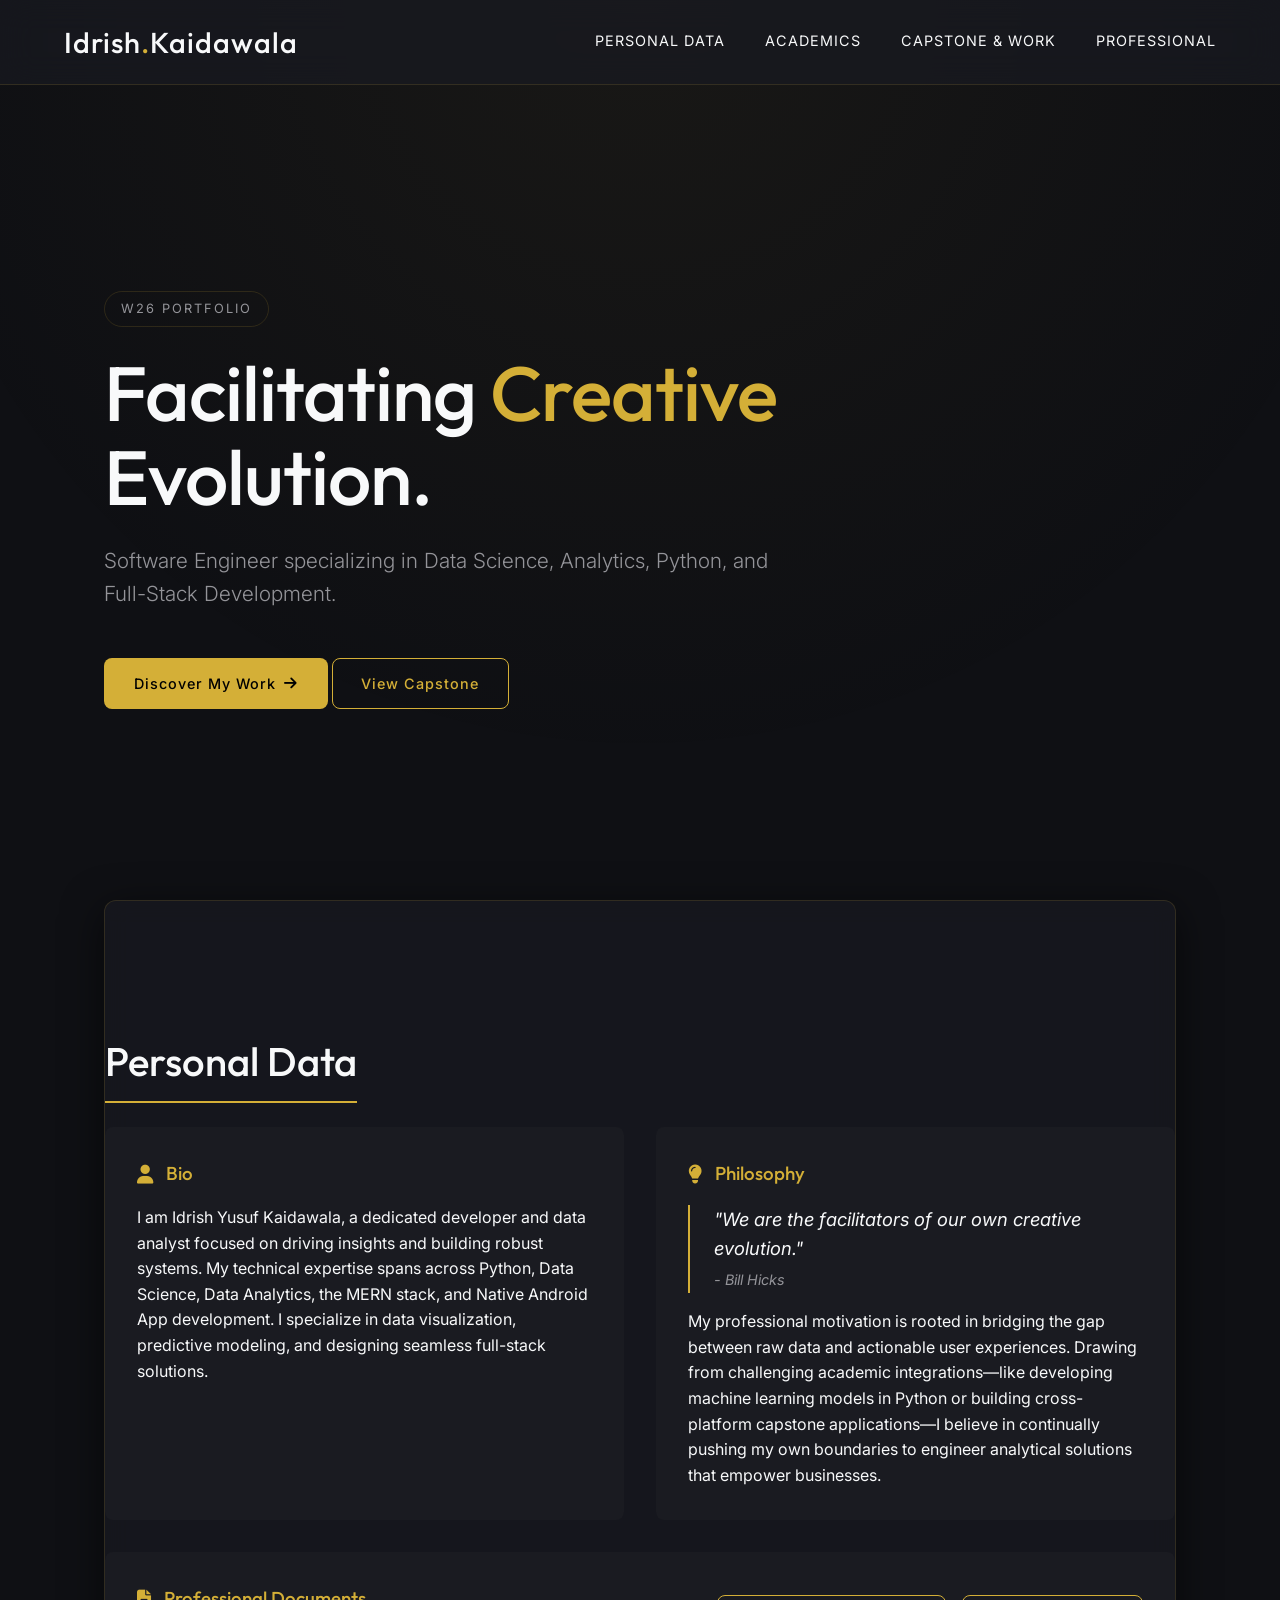
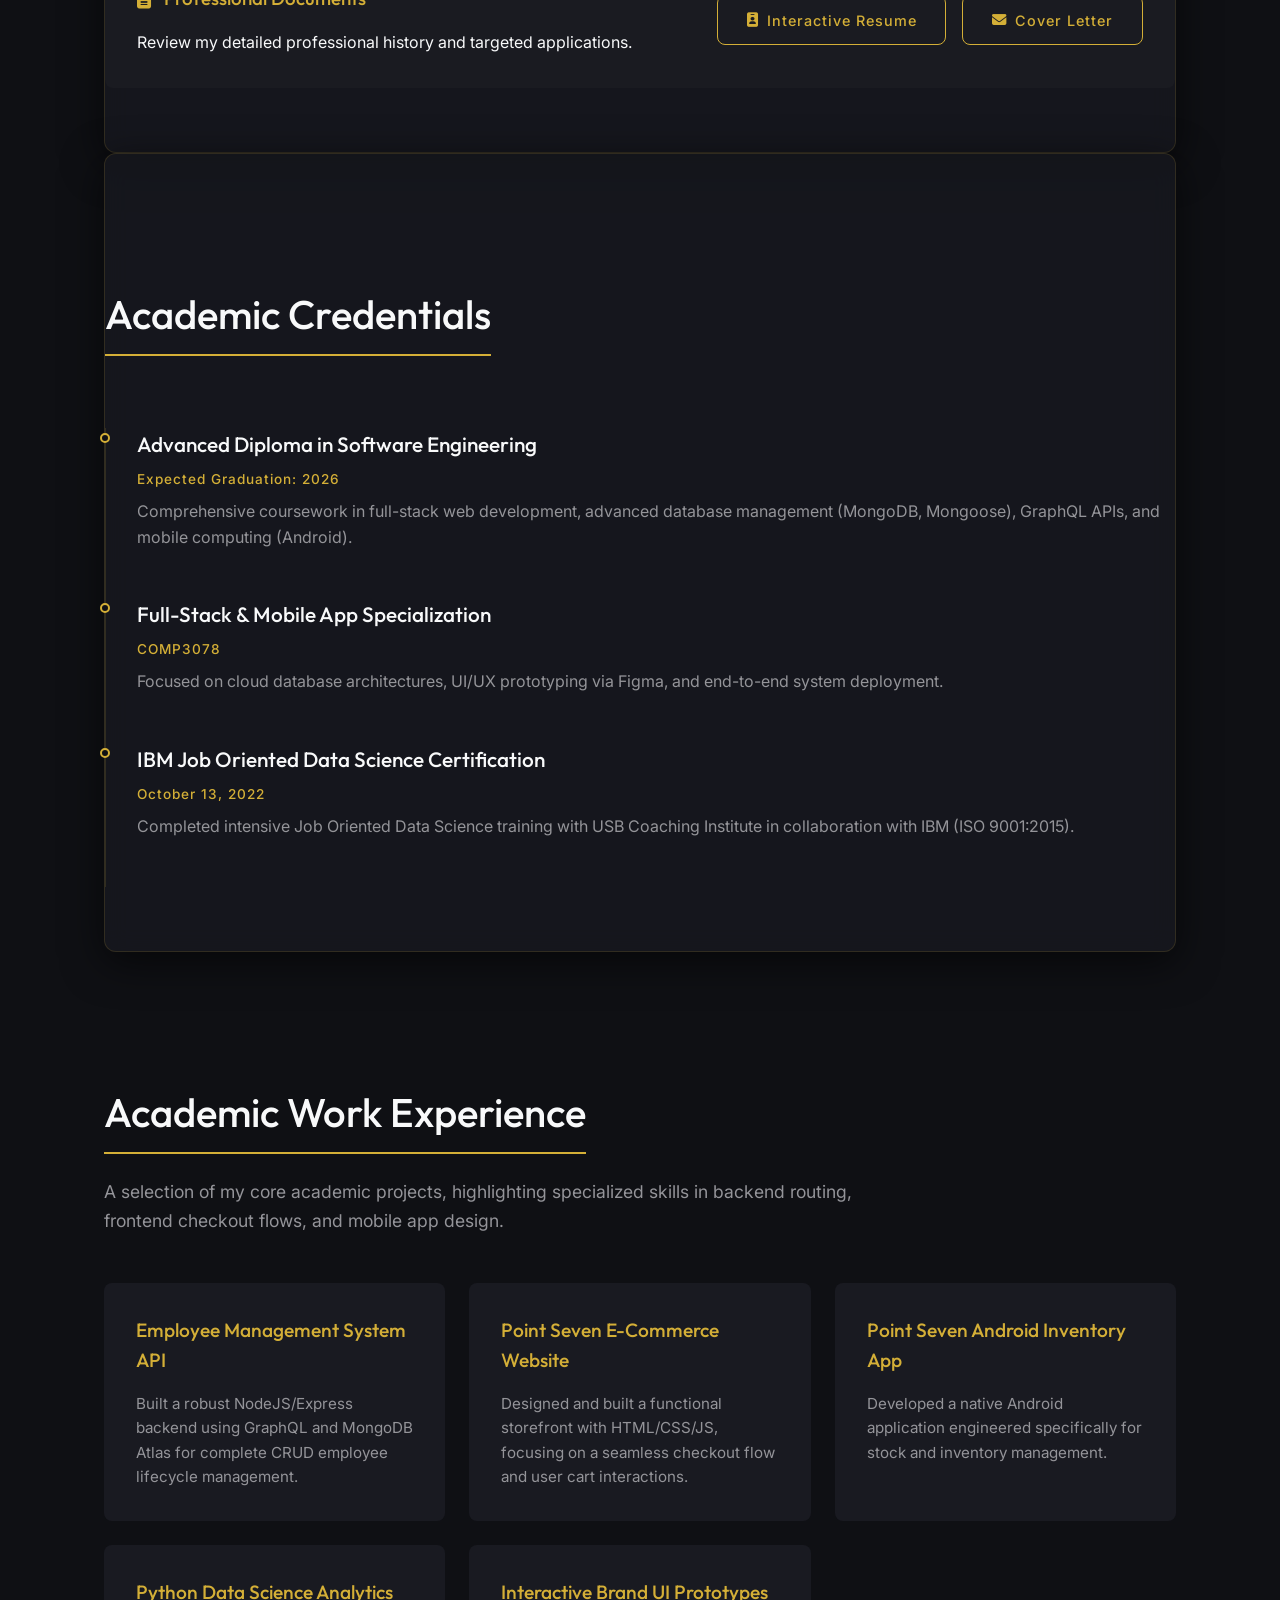
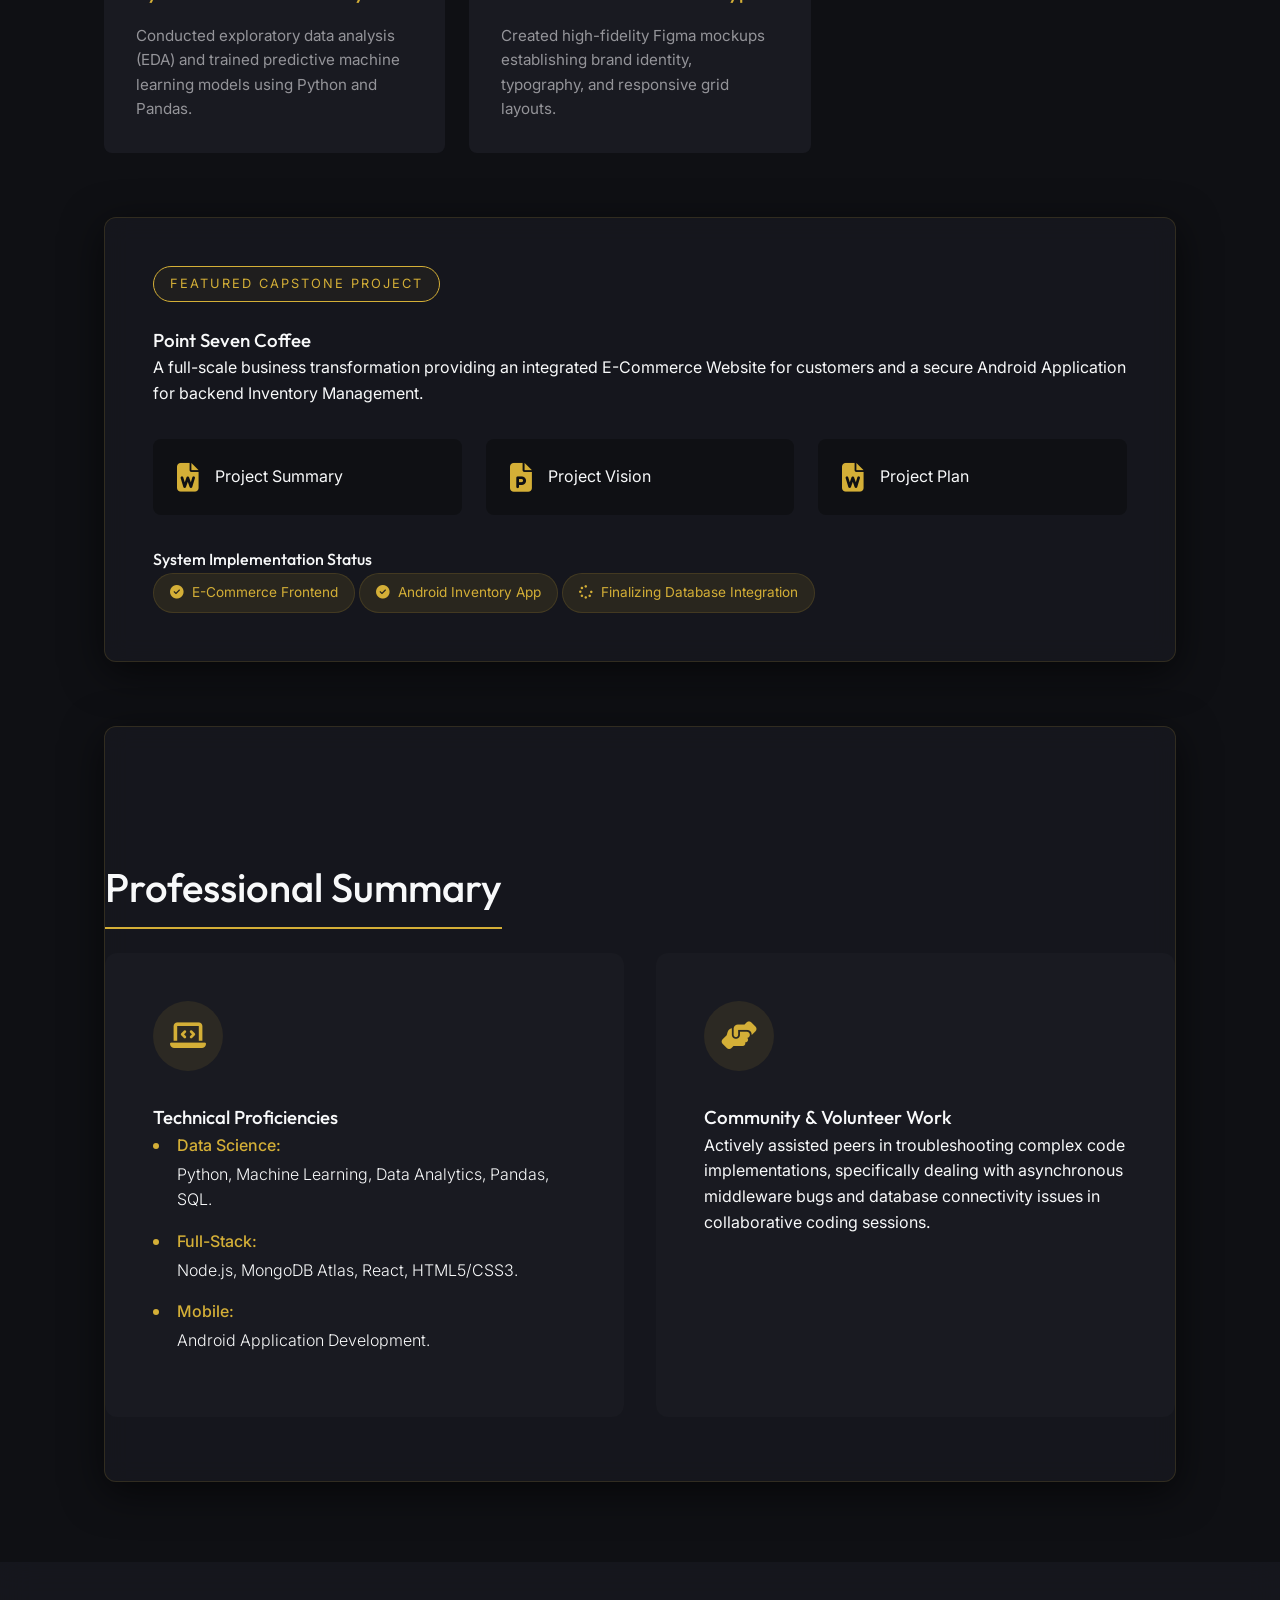
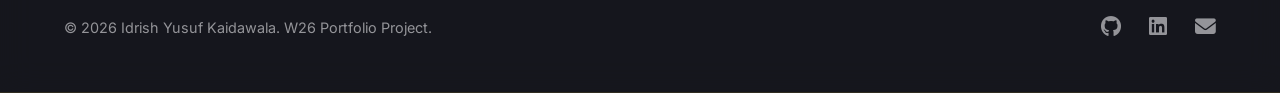
<file: index.html>
<!DOCTYPE html>
<html lang="en">
<head>
    <meta charset="UTF-8">
    <meta name="viewport" content="width=device-width, initial-scale=1.0">
    <title>Idrish Yusuf Kaidawala | Professional Portfolio</title>
    <meta name="description" content="Professional portfolio of Idrish Yusuf Kaidawala, showcasing software development projects, academic credentials, and career philosophy.">
    <!-- Google Fonts -->
    <link rel="preconnect" href="https://fonts.googleapis.com">
    <link rel="preconnect" href="https://fonts.gstatic.com" crossorigin>
    <link href="https://fonts.googleapis.com/css2?family=Outfit:wght@300;400;600;800&family=Inter:wght@300;400;500;600&display=swap" rel="stylesheet">
    <!-- Icons -->
    <link rel="stylesheet" href="https://cdnjs.cloudflare.com/ajax/libs/font-awesome/6.4.0/css/all.min.css">
    <!-- Custom CSS -->
    <link rel="stylesheet" href="style.css">
</head>
<body>
    <!-- Abstract Background -->
    <div class="bg-gradient"></div>
    <div class="glass-orbs orb-1"></div>
    <div class="glass-orbs orb-2"></div>

    <nav class="navbar glass-effect">
        <a href="#" class="logo">Idrish<span>.</span>Kaidawala</a>
        <div class="nav-links">
            <a href="#about" class="nav-link">Personal Data</a>
            <a href="#academics" class="nav-link">Academics</a>
            <a href="#capstone" class="nav-link">Capstone & Work</a>
            <a href="#professional" class="nav-link">Professional</a>
        </div>
        <div class="hamburger">
            <i class="fas fa-bars"></i>
        </div>
    </nav>

    <main>
        <!-- Home / Hero Section -->
        <section id="home" class="hero fade-in">
            <div class="hero-content">
                <span class="badge">W26 Portfolio</span>
                <h1 class="hero-title">Facilitating <span class="text-gradient">Creative</span> Evolution.</h1>
                <p class="hero-subtitle">Software Engineer specializing in Data Science, Analytics, Python, and Full-Stack Development.</p>
                <div class="hero-actions">
                    <a href="#about" class="btn btn-primary">Discover My Work <i class="fas fa-arrow-right"></i></a>
                    <a href="#capstone" class="btn btn-secondary">View Capstone</a>
                </div>
            </div>
        </section>

        <!-- Personal Data Section -->
        <section id="about" class="section glass-panel slide-up">
            <h2 class="section-title">Personal Data</h2>
            <div class="grid-2">
                <div class="card">
                    <h3><i class="fas fa-user"></i> Bio</h3>
                    <p>I am Idrish Yusuf Kaidawala, a dedicated developer and data analyst focused on driving insights and building robust systems. My technical expertise spans across Python, Data Science, Data Analytics, the MERN stack, and Native Android App development. I specialize in data visualization, predictive modeling, and designing seamless full-stack solutions.</p>
                </div>
                <div class="card">
                    <h3><i class="fas fa-lightbulb"></i> Philosophy</h3>
                    <blockquote class="philosophy-quote">
                        "We are the facilitators of our own creative evolution." <br><span class="quote-author">- Bill Hicks</span>
                    </blockquote>
                    <p class="mt-2">My professional motivation is rooted in bridging the gap between raw data and actionable user experiences. Drawing from challenging academic integrations—like developing machine learning models in Python or building cross-platform capstone applications—I believe in continually pushing my own boundaries to engineer analytical solutions that empower businesses.</p>
                </div>
                <div class="card full-col flex-between">
                    <div>
                        <h3><i class="fas fa-file-alt"></i> Professional Documents</h3>
                        <p>Review my detailed professional history and targeted applications.</p>
                    </div>
                    <div class="btn-group">
                        <a href="resume.html" class="btn btn-outline"><i class="fas fa-id-badge"></i> Interactive Resume</a>
                        <a href="cover-letter.html" class="btn btn-outline"><i class="fas fa-envelope"></i> Cover Letter</a>
                    </div>
                </div>
            </div>
        </section>

        <!-- Academic Credentials -->
        <section id="academics" class="section glass-panel slide-up">
            <h2 class="section-title">Academic Credentials</h2>
            <div class="timeline">
                <div class="timeline-item">
                    <div class="timeline-dot"></div>
                    <div class="timeline-content">
                        <h3>Advanced Diploma in Software Engineering</h3>
                        <p class="timeline-date">Expected Graduation: 2026</p>
                        <p>Comprehensive coursework in full-stack web development, advanced database management (MongoDB, Mongoose), GraphQL APIs, and mobile computing (Android).</p>
                    </div>
                </div>
                <div class="timeline-item">
                    <div class="timeline-dot"></div>
                    <div class="timeline-content">
                        <h3>Full-Stack & Mobile App Specialization</h3>
                        <p class="timeline-date">COMP3078</p>
                        <p>Focused on cloud database architectures, UI/UX prototyping via Figma, and end-to-end system deployment.</p>
                    </div>
                </div>
                <div class="timeline-item">
                    <div class="timeline-dot"></div>
                    <div class="timeline-content">
                        <h3>IBM Job Oriented Data Science Certification</h3>
                        <p class="timeline-date">October 13, 2022</p>
                        <p>Completed intensive Job Oriented Data Science training with USB Coaching Institute in collaboration with IBM (ISO 9001:2015).</p>
                    </div>
                </div>
            </div>
        </section>

        <!-- Academic Work Experience / Capstone -->
        <section id="capstone" class="section slide-up">
            <h2 class="section-title">Academic Work Experience</h2>
            <p class="section-lead">A selection of my core academic projects, highlighting specialized skills in backend routing, frontend checkout flows, and mobile app design.</p>
            
            <div class="work-samples-grid mt-4">
                <div class="work-card">
                    <h4>Employee Management System API</h4>
                    <p>Built a robust NodeJS/Express backend using GraphQL and MongoDB Atlas for complete CRUD employee lifecycle management.</p>
                </div>
                <div class="work-card">
                    <h4>Point Seven E-Commerce Website</h4>
                    <p>Designed and built a functional storefront with HTML/CSS/JS, focusing on a seamless checkout flow and user cart interactions.</p>
                </div>
                <div class="work-card">
                    <h4>Point Seven Android Inventory App</h4>
                    <p>Developed a native Android application engineered specifically for stock and inventory management.</p>
                </div>
                <div class="work-card">
                    <h4>Python Data Science Analytics</h4>
                    <p>Conducted exploratory data analysis (EDA) and trained predictive machine learning models using Python and Pandas.</p>
                </div>
                <div class="work-card">
                    <h4>Interactive Brand UI Prototypes</h4>
                    <p>Created high-fidelity Figma mockups establishing brand identity, typography, and responsive grid layouts.</p>
                </div>
            </div>

            <!-- CAPSTONE HIGHLIGHT -->
            <div class="capstone-container glass-panel mt-5">
                <div class="capstone-header">
                    <span class="badge badge-accent">Featured Capstone Project</span>
                    <h3 class="capstone-title">Point Seven Coffee</h3>
                    <p>A full-scale business transformation providing an integrated E-Commerce Website for customers and a secure Android Application for backend Inventory Management.</p>
                </div>
                
                <div class="capstone-docs grid-3 mt-4">
                    <a href="assets/COMP3059-F25-Project_Summary_Template.docx" class="doc-card" target="_blank">
                        <i class="fas fa-file-word doc-icon"></i>
                        <span>Project Summary</span>
                    </a>
                    <a href="assets/Point_Seven_Coffee_Project_Vision.pptx" class="doc-card" target="_blank">
                        <i class="fas fa-file-powerpoint doc-icon"></i>
                        <span>Project Vision</span>
                    </a>
                    <a href="assets/W26-T41-Project Plan_v2.0.docx" class="doc-card" target="_blank">
                        <i class="fas fa-file-word doc-icon"></i>
                        <span>Project Plan</span>
                    </a>
                </div>

                <div class="status-reports mt-4">
                    <h4>System Implementation Status</h4>
                    <div class="flex gap-2">
                        <span class="status-badge"><i class="fas fa-check-circle"></i> E-Commerce Frontend</span>
                        <span class="status-badge"><i class="fas fa-check-circle"></i> Android Inventory App</span>
                        <span class="status-badge pending"><i class="fas fa-spinner fa-spin"></i> Finalizing Database Integration</span>
                    </div>
                </div>
            </div>
        </section>

        <!-- Professional Summary -->
        <section id="professional" class="section glass-panel slide-up">
            <h2 class="section-title">Professional Summary</h2>
            <div class="grid-2">
                <div class="pro-card">
                    <div class="pro-icon"><i class="fas fa-laptop-code"></i></div>
                    <h3>Technical Proficiencies</h3>
                    <ul class="custom-list">
                        <li><strong>Data Science:</strong> Python, Machine Learning, Data Analytics, Pandas, SQL.</li>
                        <li><strong>Full-Stack:</strong> Node.js, MongoDB Atlas, React, HTML5/CSS3.</li>
                        <li><strong>Mobile:</strong> Android Application Development.</li>
                    </ul>
                </div>
                <div class="pro-card">
                    <div class="pro-icon"><i class="fas fa-hands-helping"></i></div>
                    <h3>Community & Volunteer Work</h3>
                    <p>Actively assisted peers in troubleshooting complex code implementations, specifically dealing with asynchronous middleware bugs and database connectivity issues in collaborative coding sessions.</p>
                </div>
            </div>
        </section>
    </main>

    <footer class="glass-effect">
        <div class="footer-content">
            <p>&copy; 2026 Idrish Yusuf Kaidawala. W26 Portfolio Project.</p>
            <div class="social-links">
                <a href="https://github.com/Idrishkaidawala" target="_blank"><i class="fab fa-github"></i></a>
                <a href="#"><i class="fab fa-linkedin"></i></a>
                <a href="mailto:kaidawalaIdrish53@gmail.com"><i class="fas fa-envelope"></i></a>
            </div>
        </div>
    </footer>

    <script src="script.js"></script>
</body>
</html>
</file>
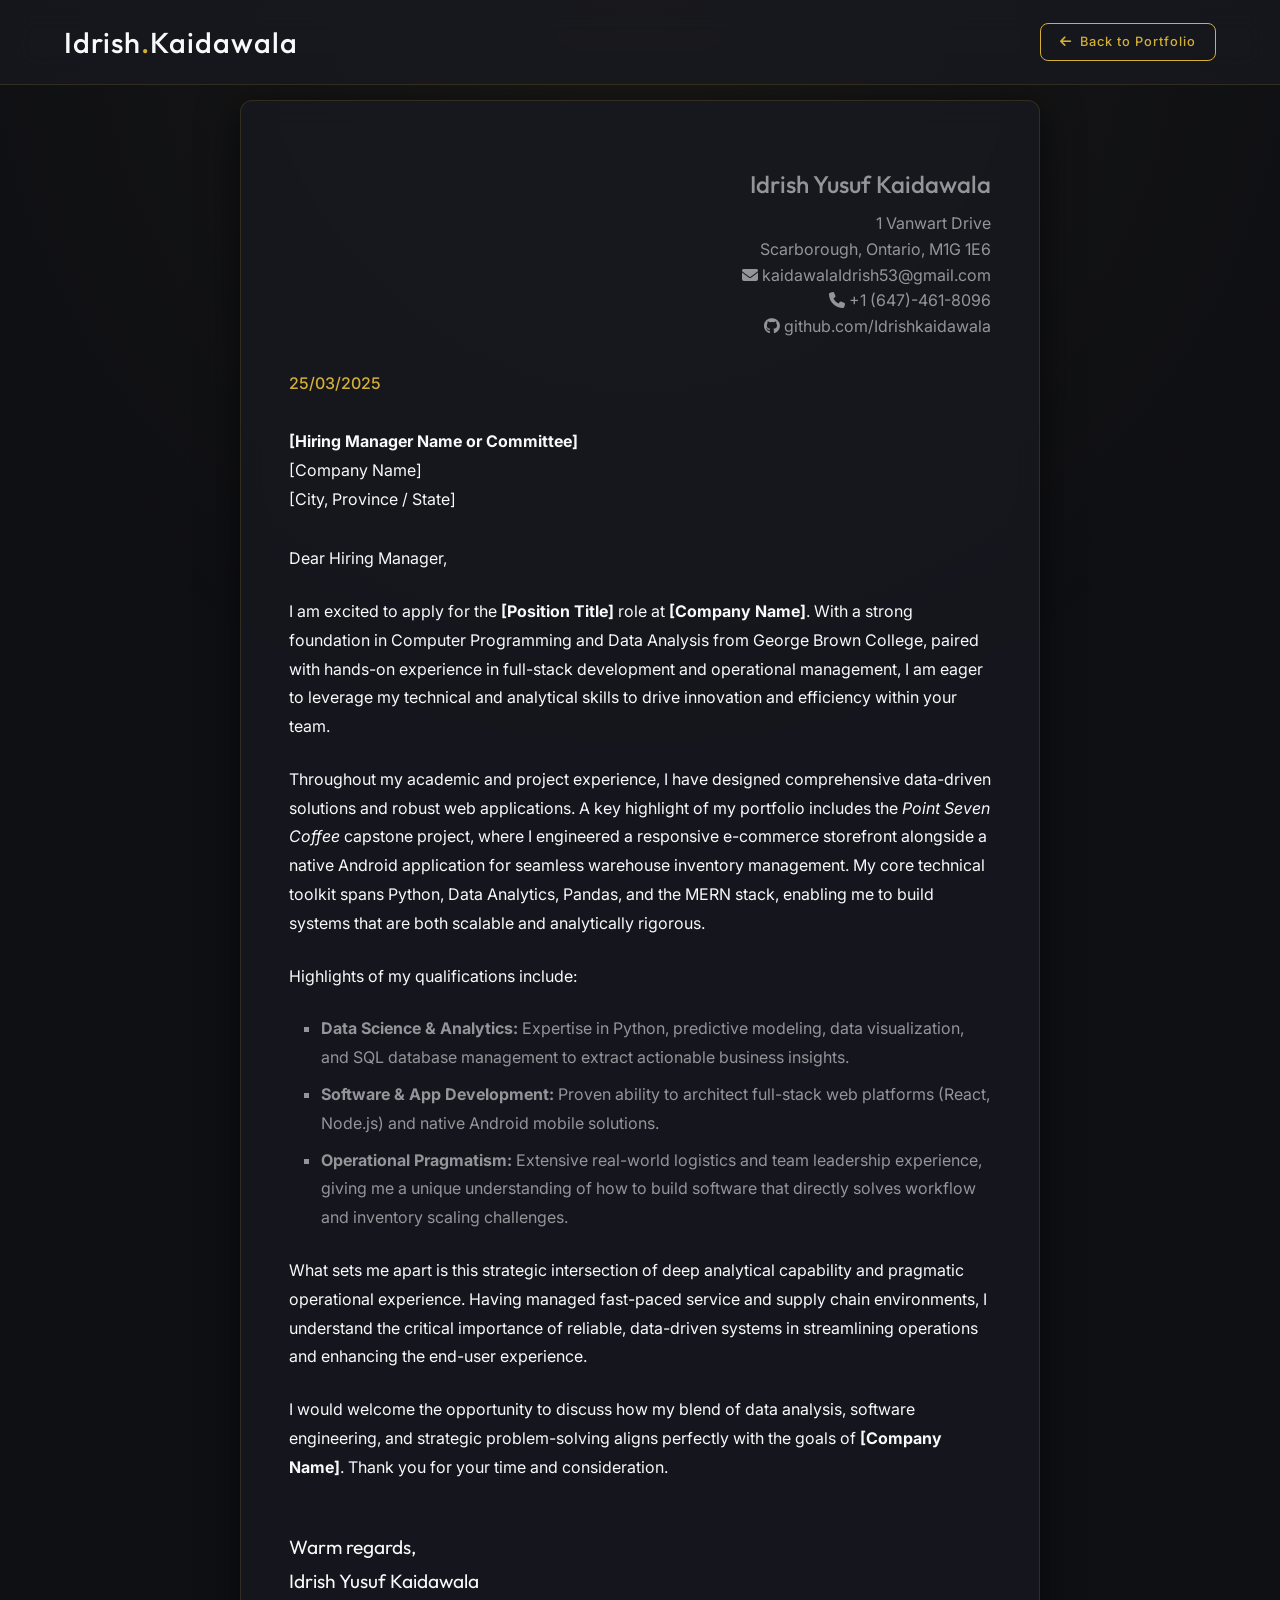
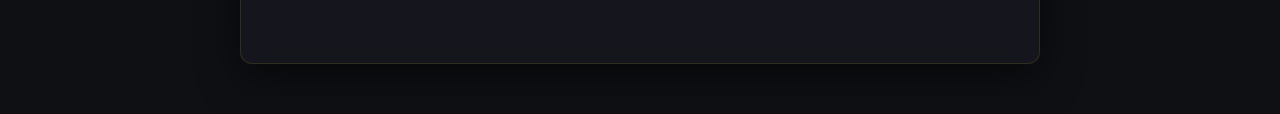
<file: cover-letter.html>
<!DOCTYPE html>
<html lang="en">
<head>
    <meta charset="UTF-8">
    <meta name="viewport" content="width=device-width, initial-scale=1.0">
    <title>Idrish Yusuf Kaidawala | Cover Letter</title>
    <!-- Google Fonts -->
    <link href="https://fonts.googleapis.com/css2?family=Outfit:wght@300;400;600;800&family=Inter:wght@300;400;500;600&display=swap" rel="stylesheet">
    <link rel="stylesheet" href="https://cdnjs.cloudflare.com/ajax/libs/font-awesome/6.4.0/css/all.min.css">
    <link rel="stylesheet" href="style.css">
    <style>
        .letter-container {
            max-width: 800px;
            margin: 100px auto 50px auto;
            background: var(--glass-bg);
            backdrop-filter: blur(12px);
            border: 1px solid var(--glass-border);
            border-radius: var(--radius-lg);
            padding: 4rem 3rem;
            box-shadow: var(--glass-shadow);
        }
        .sender-info {
            text-align: right;
            margin-bottom: 2rem;
            color: var(--text-muted);
        }
        .sender-info h2 {
            font-size: 1.5rem;
            color: var(--accent-primary);
            margin-bottom: 0.5rem;
        }
        .date {
            margin-bottom: 2rem;
            color: var(--accent-gold);
            font-weight: 500;
        }
        .recipient-info {
            margin-bottom: 2rem;
        }
        .recipient-info p {
            margin-bottom: 0.2rem;
        }
        .letter-body {
            line-height: 1.8;
            color: var(--text-main);
        }
        .letter-body p {
            margin-bottom: 1.5rem;
        }
        .letter-body ul {
            margin-bottom: 1.5rem;
            padding-left: 2rem;
            list-style-type: square;
        }
        .letter-body li {
            margin-bottom: 0.5rem;
            color: var(--text-muted);
        }
        .signature {
            margin-top: 3rem;
            font-family: var(--font-heading);
            font-size: 1.2rem;
            color: var(--accent-secondary);
        }
    </style>
</head>
<body>
    <div class="bg-gradient"></div>
    <div class="glass-orbs orb-1"></div>
    <div class="glass-orbs orb-2"></div>

    <nav class="navbar glass-effect">
        <a href="index.html" class="logo">Idrish<span>.</span>Kaidawala</a>
        <div class="nav-links">
            <a href="index.html" class="btn btn-sm btn-outline"><i class="fas fa-arrow-left"></i> Back to Portfolio</a>
        </div>
    </nav>

    <main class="letter-container slide-up">
        
        <div class="sender-info">
            <h2>Idrish Yusuf Kaidawala</h2>
            <p>1 Vanwart Drive</p>
            <p>Scarborough, Ontario, M1G 1E6</p>
            <p><a href="mailto:kaidawalaIdrish53@gmail.com" style="color:var(--text-muted);"><i class="fas fa-envelope"></i> kaidawalaIdrish53@gmail.com</a></p>
            <p><i class="fas fa-phone"></i> +1 (647)-461-8096</p>
            <p><a href="https://github.com/Idrishkaidawala" target="_blank" style="color:var(--text-muted);"><i class="fab fa-github"></i> github.com/Idrishkaidawala</a></p>
        </div>

        <div class="date">
            25/03/2025
        </div>

        <div class="recipient-info">
            <p><strong>[Hiring Manager Name or Committee]</strong></p>
            <p>[Company Name]</p>
            <p>[City, Province / State]</p>
        </div>

        <div class="letter-body">
            <p>Dear Hiring Manager,</p>
            
            <p>I am excited to apply for the <strong>[Position Title]</strong> role at <strong>[Company Name]</strong>. With a strong foundation in Computer Programming and Data Analysis from George Brown College, paired with hands-on experience in full-stack development and operational management, I am eager to leverage my technical and analytical skills to drive innovation and efficiency within your team.</p>
            
            <p>Throughout my academic and project experience, I have designed comprehensive data-driven solutions and robust web applications. A key highlight of my portfolio includes the <em>Point Seven Coffee</em> capstone project, where I engineered a responsive e-commerce storefront alongside a native Android application for seamless warehouse inventory management. My core technical toolkit spans Python, Data Analytics, Pandas, and the MERN stack, enabling me to build systems that are both scalable and analytically rigorous.</p>
            
            <p>Highlights of my qualifications include:</p>
            
            <ul>
                <li><strong>Data Science & Analytics:</strong> Expertise in Python, predictive modeling, data visualization, and SQL database management to extract actionable business insights.</li>
                <li><strong>Software & App Development:</strong> Proven ability to architect full-stack web platforms (React, Node.js) and native Android mobile solutions.</li>
                <li><strong>Operational Pragmatism:</strong> Extensive real-world logistics and team leadership experience, giving me a unique understanding of how to build software that directly solves workflow and inventory scaling challenges.</li>
            </ul>
            
            <p>What sets me apart is this strategic intersection of deep analytical capability and pragmatic operational experience. Having managed fast-paced service and supply chain environments, I understand the critical importance of reliable, data-driven systems in streamlining operations and enhancing the end-user experience.</p>
            
            <p>I would welcome the opportunity to discuss how my blend of data analysis, software engineering, and strategic problem-solving aligns perfectly with the goals of <strong>[Company Name]</strong>. Thank you for your time and consideration.</p>
            
            <div class="signature">
                Warm regards,<br>
                Idrish Yusuf Kaidawala
            </div>
        </div>

    </main>

    <script>
        document.addEventListener('DOMContentLoaded', () => {
            const container = document.querySelector('.letter-container');
            setTimeout(() => container.classList.add('visible'), 100);
        });
    </script>
</body>
</html>
</file>
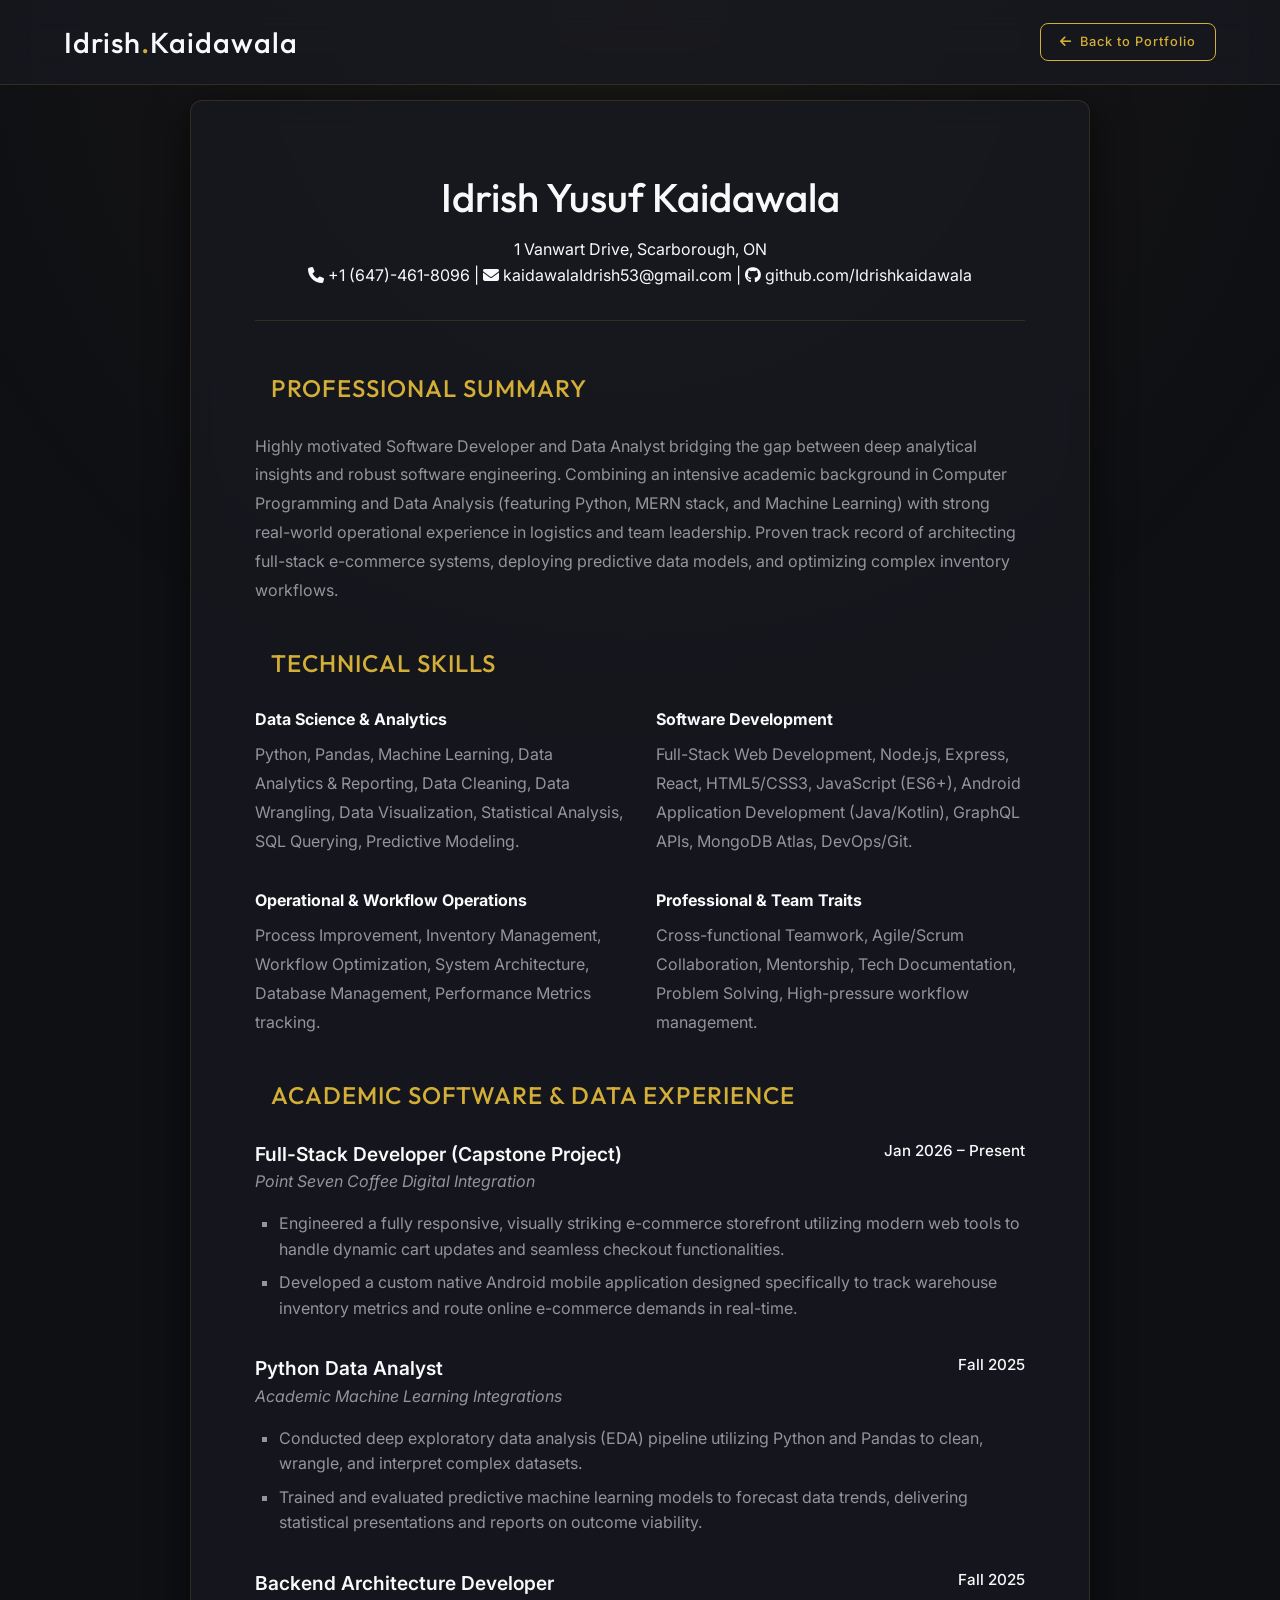
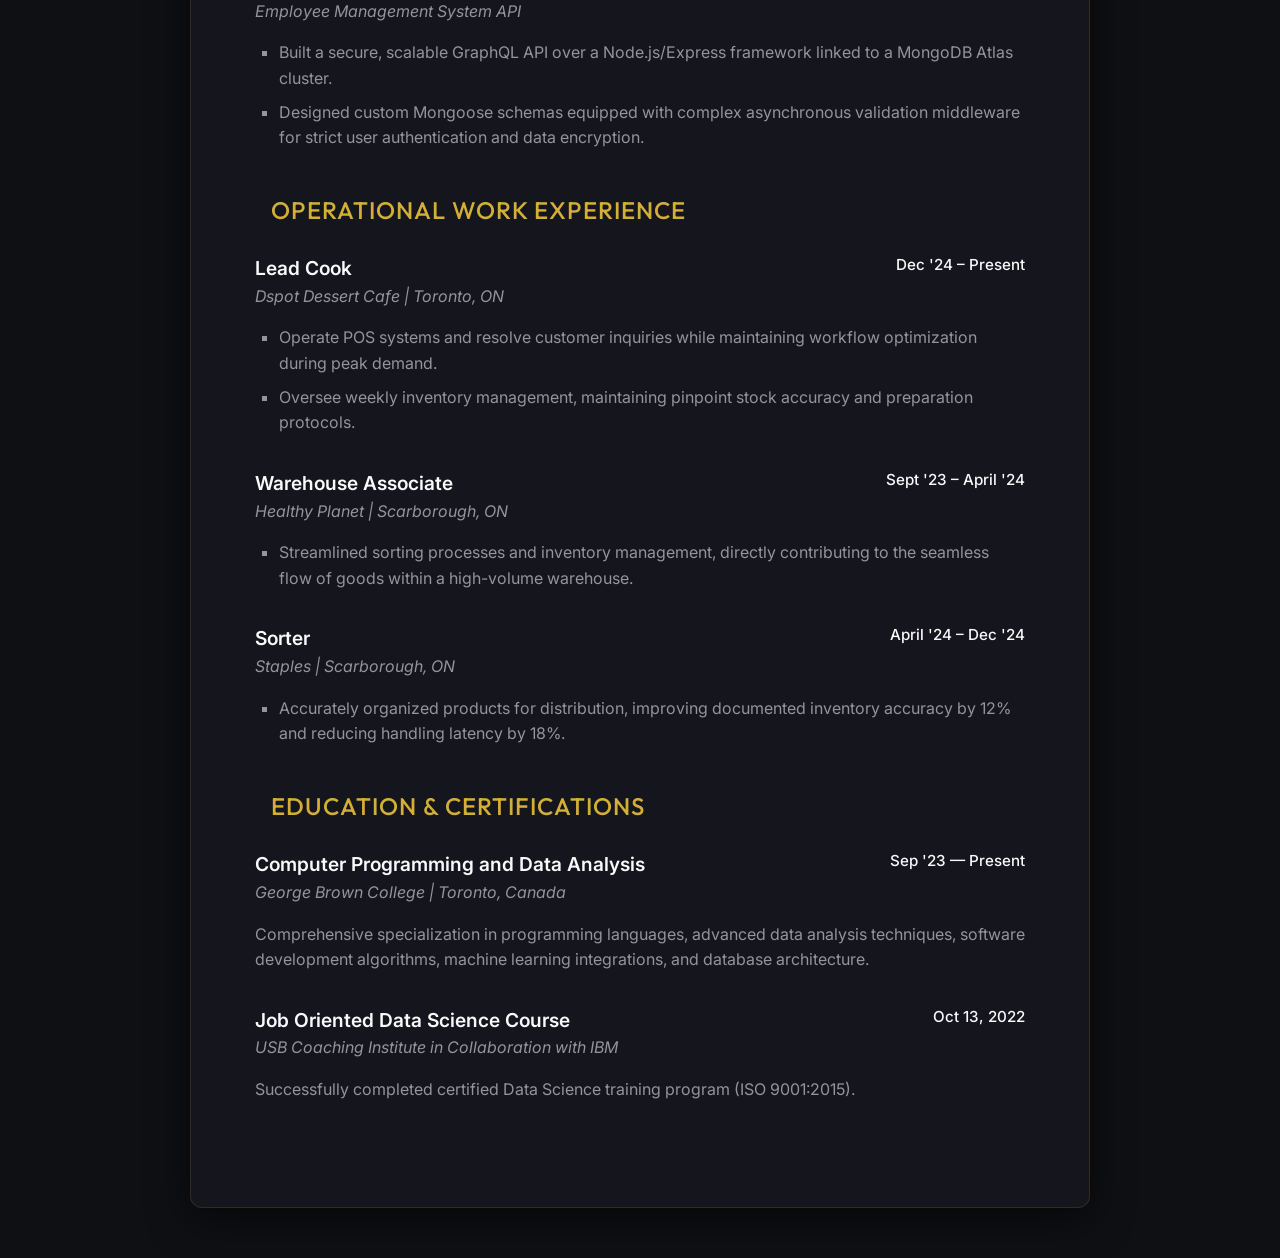
<file: resume.html>
<!DOCTYPE html>
<html lang="en">
<head>
    <meta charset="UTF-8">
    <meta name="viewport" content="width=device-width, initial-scale=1.0">
    <title>Idrish Yusuf Kaidawala | Resume</title>
    <!-- Google Fonts -->
    <link href="https://fonts.googleapis.com/css2?family=Outfit:wght@300;400;600;800&family=Inter:wght@300;400;500;600&display=swap" rel="stylesheet">
    <link rel="stylesheet" href="https://cdnjs.cloudflare.com/ajax/libs/font-awesome/6.4.0/css/all.min.css">
    <link rel="stylesheet" href="style.css">
    <style>
        .resume-container {
            max-width: 900px;
            margin: 100px auto 50px auto;
            background: var(--glass-bg);
            backdrop-filter: blur(12px);
            border: 1px solid var(--glass-border);
            border-radius: var(--radius-lg);
            padding: 4rem;
            box-shadow: var(--glass-shadow);
        }
        .resume-header {
            text-align: center;
            margin-bottom: 3rem;
            border-bottom: 1px solid var(--glass-border);
            padding-bottom: 2rem;
        }
        .resume-header h1 {
            font-size: 2.5rem;
            color: var(--accent-primary);
            margin-bottom: 0.5rem;
        }
        .resume-section {
            margin-bottom: 2.5rem;
        }
        .resume-section h2 {
            font-size: 1.5rem;
            color: var(--accent-gold);
            margin-bottom: 1.5rem;
            border-left: 4px solid var(--accent-secondary);
            padding-left: 1rem;
            text-transform: uppercase;
            letter-spacing: 1px;
        }
        .job { margin-bottom: 2rem; }
        .job-title { font-weight: 600; font-size: 1.2rem; color: var(--text-main); }
        .job-date { color: var(--accent-primary); font-size: 0.95rem; float: right; font-weight: 500; }
        .job-company { color: var(--text-muted); font-style: italic; margin-bottom: 1rem; }
        .job-desc { list-style: square; padding-left: 1.5rem; color: var(--text-muted); }
        .job-desc li { margin-bottom: 0.5rem; }
        .skills-grid {
            display: grid; grid-template-columns: repeat(2, 1fr); gap: 2rem;
        }
        .skill-category strong {
            color: var(--accent-primary);
            display: block;
            margin-bottom: 0.5rem;
        }
        .summary-text {
            color: var(--text-muted);
            line-height: 1.8;
        }
    </style>
</head>
<body>
    <div class="bg-gradient"></div>
    <div class="glass-orbs orb-1"></div>
    <div class="glass-orbs orb-2"></div>

    <nav class="navbar glass-effect">
        <a href="index.html" class="logo">Idrish<span>.</span>Kaidawala</a>
        <div class="nav-links">
            <a href="index.html" class="btn btn-sm btn-outline"><i class="fas fa-arrow-left"></i> Back to Portfolio</a>
        </div>
    </nav>

    <main class="resume-container slide-up">
        
        <div class="resume-header">
            <h1>Idrish Yusuf Kaidawala</h1>
            <p>1 Vanwart Drive, Scarborough, ON</p>
            <p><i class="fas fa-phone"></i> +1 (647)-461-8096 | <a href="mailto:kaidawalaIdrish53@gmail.com" style="color:var(--text-main);"><i class="fas fa-envelope"></i> kaidawalaIdrish53@gmail.com</a> | <a href="https://github.com/Idrishkaidawala" target="_blank" style="color:var(--text-main);"><i class="fab fa-github"></i> github.com/Idrishkaidawala</a></p>
        </div>

        <div class="resume-section">
            <h2>Professional Summary</h2>
            <p class="summary-text">Highly motivated Software Developer and Data Analyst bridging the gap between deep analytical insights and robust software engineering. Combining an intensive academic background in Computer Programming and Data Analysis (featuring Python, MERN stack, and Machine Learning) with strong real-world operational experience in logistics and team leadership. Proven track record of architecting full-stack e-commerce systems, deploying predictive data models, and optimizing complex inventory workflows.</p>
        </div>

        <div class="resume-section">
            <h2>Technical Skills</h2>
            <div class="skills-grid">
                <div class="skill-category">
                    <strong>Data Science & Analytics</strong>
                    <p class="summary-text">Python, Pandas, Machine Learning, Data Analytics & Reporting, Data Cleaning, Data Wrangling, Data Visualization, Statistical Analysis, SQL Querying, Predictive Modeling.</p>
                </div>
                <div class="skill-category">
                    <strong>Software Development</strong>
                    <p class="summary-text">Full-Stack Web Development, Node.js, Express, React, HTML5/CSS3, JavaScript (ES6+), Android Application Development (Java/Kotlin), GraphQL APIs, MongoDB Atlas, DevOps/Git.</p>
                </div>
                <div class="skill-category">
                    <strong>Operational & Workflow Operations</strong>
                    <p class="summary-text">Process Improvement, Inventory Management, Workflow Optimization, System Architecture, Database Management, Performance Metrics tracking.</p>
                </div>
                <div class="skill-category">
                    <strong>Professional & Team Traits</strong>
                    <p class="summary-text">Cross-functional Teamwork, Agile/Scrum Collaboration, Mentorship, Tech Documentation, Problem Solving, High-pressure workflow management.</p>
                </div>
            </div>
        </div>

        <div class="resume-section">
            <h2>Academic Software & Data Experience</h2>
            
            <div class="job">
                <span class="job-date">Jan 2026 – Present</span>
                <div class="job-title">Full-Stack Developer (Capstone Project)</div>
                <div class="job-company">Point Seven Coffee Digital Integration</div>
                <ul class="job-desc">
                    <li>Engineered a fully responsive, visually striking e-commerce storefront utilizing modern web tools to handle dynamic cart updates and seamless checkout functionalities.</li>
                    <li>Developed a custom native Android mobile application designed specifically to track warehouse inventory metrics and route online e-commerce demands in real-time.</li>
                </ul>
            </div>

            <div class="job">
                <span class="job-date">Fall 2025</span>
                <div class="job-title">Python Data Analyst</div>
                <div class="job-company">Academic Machine Learning Integrations</div>
                <ul class="job-desc">
                    <li>Conducted deep exploratory data analysis (EDA) pipeline utilizing Python and Pandas to clean, wrangle, and interpret complex datasets.</li>
                    <li>Trained and evaluated predictive machine learning models to forecast data trends, delivering statistical presentations and reports on outcome viability.</li>
                </ul>
            </div>

            <div class="job">
                <span class="job-date">Fall 2025</span>
                <div class="job-title">Backend Architecture Developer</div>
                <div class="job-company">Employee Management System API</div>
                <ul class="job-desc">
                    <li>Built a secure, scalable GraphQL API over a Node.js/Express framework linked to a MongoDB Atlas cluster.</li>
                    <li>Designed custom Mongoose schemas equipped with complex asynchronous validation middleware for strict user authentication and data encryption.</li>
                </ul>
            </div>
        </div>

        <div class="resume-section">
            <h2>Operational Work Experience</h2>
            
            <div class="job">
                <span class="job-date">Dec '24 – Present</span>
                <div class="job-title">Lead Cook</div>
                <div class="job-company">Dspot Dessert Cafe | Toronto, ON</div>
                <ul class="job-desc">
                    <li>Operate POS systems and resolve customer inquiries while maintaining workflow optimization during peak demand.</li>
                    <li>Oversee weekly inventory management, maintaining pinpoint stock accuracy and preparation protocols.</li>
                </ul>
            </div>

            <div class="job">
                <span class="job-date">Sept '23 – April '24</span>
                <div class="job-title">Warehouse Associate</div>
                <div class="job-company">Healthy Planet | Scarborough, ON</div>
                <ul class="job-desc">
                    <li>Streamlined sorting processes and inventory management, directly contributing to the seamless flow of goods within a high-volume warehouse.</li>
                </ul>
            </div>

            <div class="job">
                <span class="job-date">April '24 – Dec '24</span>
                <div class="job-title">Sorter</div>
                <div class="job-company">Staples | Scarborough, ON</div>
                <ul class="job-desc">
                    <li>Accurately organized products for distribution, improving documented inventory accuracy by 12% and reducing handling latency by 18%.</li>
                </ul>
            </div>
        </div>

        <div class="resume-section">
            <h2>Education & Certifications</h2>
            
            <div class="job">
                <span class="job-date">Sep '23 — Present</span>
                <div class="job-title">Computer Programming and Data Analysis</div>
                <div class="job-company">George Brown College | Toronto, Canada</div>
                <p class="job-desc" style="list-style: none; padding-left: 0;">Comprehensive specialization in programming languages, advanced data analysis techniques, software development algorithms, machine learning integrations, and database architecture.</p>
            </div>
            
            <div class="job">
                <span class="job-date">Oct 13, 2022</span>
                <div class="job-title">Job Oriented Data Science Course</div>
                <div class="job-company">USB Coaching Institute in Collaboration with IBM</div>
                <p class="job-desc" style="list-style: none; padding-left: 0;">Successfully completed certified Data Science training program (ISO 9001:2015).</p>
            </div>
        </div>

    </main>

    <script>
        document.addEventListener('DOMContentLoaded', () => {
            const container = document.querySelector('.resume-container');
            setTimeout(() => container.classList.add('visible'), 100);
        });
    </script>
</body>
</html>
</file>
<file: style.css>
/* Base Styles & Variables */
:root {
    --bg-color: #0f1014;
    --surface-color: #191a21;
    --text-main: #f8f9fa;
    --text-muted: #949499;
    --accent-gold: #d4af37;
    --accent-hover: #f3d77d;
    --glass-bg: rgba(25, 26, 33, 0.7);
    --glass-border: rgba(212, 175, 55, 0.15);
    --glass-shadow: 0 10px 40px rgba(0, 0, 0, 0.6);
    --font-heading: 'Playfair Display', 'Outfit', serif;
    --font-body: 'Inter', sans-serif;
    --radius-lg: 12px;
    --radius-md: 8px;
    --transition: all 0.4s cubic-bezier(0.25, 0.8, 0.25, 1);
}

* { margin: 0; padding: 0; box-sizing: border-box; }

body {
    background-color: var(--bg-color);
    color: var(--text-main);
    font-family: var(--font-body);
    line-height: 1.6;
    overflow-x: hidden;
    scroll-behavior: smooth;
}

h1, h2, h3, h4, .logo { font-family: var(--font-heading); font-weight: 500; }

a { text-decoration: none; color: inherit; transition: var(--transition); }

/* Abstract Luxury Background */
.bg-gradient {
    position: fixed; top: 0; left: 0; right: 0; bottom: 0;
    background: radial-gradient(circle at 50% 0%, rgba(212, 175, 55, 0.05) 0%, transparent 70%);
    z-index: -2; pointer-events: none;
}

/* Glassmorphism */
.glass-effect {
    background: var(--glass-bg);
    backdrop-filter: blur(16px); -webkit-backdrop-filter: blur(16px);
    border-bottom: 1px solid var(--glass-border);
}

.glass-panel {
    background: var(--glass-bg);
    backdrop-filter: blur(12px); -webkit-backdrop-filter: blur(12px);
    border: 1px solid var(--glass-border);
    border-radius: var(--radius-lg);
    padding: 3rem;
    box-shadow: var(--glass-shadow);
}

/* Navigation & Mobile Menu */
.navbar {
    position: fixed; top: 0; width: 100%;
    display: flex; justify-content: space-between; align-items: center;
    padding: 1.2rem 5%; z-index: 1000;
}

.logo { font-size: 1.8rem; letter-spacing: 1px; }
.logo span { color: var(--accent-gold); }

.nav-links { display: flex; gap: 2.5rem; align-items: center; }

.nav-link {
    font-size: 0.9rem; font-weight: 400; letter-spacing: 1px;
    text-transform: uppercase; position: relative; padding-bottom: 4px;
}

.nav-link::after {
    content: ''; position: absolute; width: 0; height: 1px;
    bottom: 0; left: 0; background: var(--accent-gold);
    transition: width 0.3s ease;
}

.nav-link:hover::after, .nav-link.active::after { width: 100%; color: var(--accent-gold); }
.nav-link:hover, .nav-link.active { color: var(--accent-gold); }

.hamburger { display: none; font-size: 1.5rem; cursor: pointer; color: var(--accent-gold); z-index: 1001; }

/* Mobile Menu Drawer */
@media (max-width: 900px) {
    .hamburger { display: block; }
    .nav-links {
        position: fixed; top: 0; right: -100%; width: 70%; height: 100vh;
        background: var(--surface-color); border-left: 1px solid var(--glass-border);
        flex-direction: column; justify-content: center; align-items: center; gap: 3rem;
        transition: right 0.4s ease; box-shadow: -10px 0 30px rgba(0,0,0,0.5);
    }
    .nav-links.nav-active { right: 0; }
}

/* Layout Utilities */
main { max-width: 1200px; margin: 0 auto; padding: 0 5%; }
.section { padding: 8rem 0 4rem; opacity: 0; transform: translateY(20px); transition: all 0.8s ease; }
.section.visible { opacity: 1; transform: translateY(0); }
.section-title { font-size: 2.5rem; margin-bottom: 1.5rem; display: inline-block; border-bottom: 2px solid var(--accent-gold); padding-bottom: 0.5rem; }
.section-lead { color: var(--text-muted); font-size: 1.1rem; margin-bottom: 3rem; max-width: 800px; }
.grid-2 { display: grid; grid-template-columns: repeat(2, 1fr); gap: 2rem; }
.grid-3 { display: grid; grid-template-columns: repeat(3, 1fr); gap: 1.5rem; }
.mt-2 { margin-top: 1rem; } .mt-3 { margin-top: 1.5rem; } .mt-4 { margin-top: 2rem; } .mt-5 { margin-top: 3rem; }
.flex-between { display: flex; justify-content: space-between; align-items: center; }
.full-col { grid-column: 1 / -1; }

/* Colors */
.text-gradient { color: var(--accent-gold); }
.text-accent { color: var(--accent-gold); }

/* Badges */
.badge { display: inline-block; padding: 0.4rem 1rem; border: 1px solid var(--glass-border); border-radius: 30px; font-size: 0.8rem; text-transform: uppercase; letter-spacing: 2px; margin-bottom: 1.5rem; color: var(--text-muted); }
.badge-accent { background: rgba(212, 175, 55, 0.05); border-color: var(--accent-gold); color: var(--accent-gold); }

/* Buttons */
.btn {
    display: inline-flex; align-items: center; gap: 0.5rem;
    padding: 0.8rem 1.8rem; border-radius: var(--radius-md);
    font-size: 0.9rem; font-weight: 500; letter-spacing: 1px;
    cursor: pointer; border: 1px solid transparent; transition: var(--transition);
}
.btn-sm { padding: 0.5rem 1.2rem; font-size: 0.8rem; }
.btn-primary { background: var(--accent-gold); color: #000; }
.btn-primary:hover { background: var(--accent-hover); transform: translateY(-3px); box-shadow: 0 10px 20px rgba(212, 175, 55, 0.2); }
.btn-secondary, .btn-outline { background: transparent; border-color: var(--accent-gold); color: var(--accent-gold); }
.btn-secondary:hover, .btn-outline:hover { background: rgba(212,175,55,0.1); transform: translateY(-3px); }
.btn-group { display: flex; gap: 1rem; flex-wrap: wrap; }

/* Hero Section */
.hero { min-height: 100vh; display: flex; align-items: center; padding-top: 100px; }
.hero-content { max-width: 900px; }
.hero-title { font-size: clamp(3rem, 6vw, 5rem); line-height: 1.1; margin-bottom: 1.5rem; letter-spacing: -1px; }
.hero-subtitle { font-size: 1.3rem; color: var(--text-muted); margin-bottom: 3rem; max-width: 700px; font-weight: 300; }

/* Cards */
.card {
    background: rgba(255,255,255,0.02); border: 1px solid var(--border-subtle);
    border-radius: var(--radius-md); padding: 2rem; transition: var(--transition);
}
.card:hover { border-color: var(--accent-gold); background: rgba(212,175,55,0.02); }
.card h3 { margin-bottom: 1rem; display: flex; align-items: center; gap: 0.8rem; color: var(--accent-gold); }
.philosophy-quote { border-left: 2px solid var(--accent-gold); padding-left: 1.5rem; font-style: italic; font-size: 1.15rem; color: var(--text-main); margin-bottom: 1rem; }
.quote-author { font-size: 0.9rem; color: var(--text-muted); }

/* Timeline */
.timeline { position: relative; padding-left: 2rem; margin-top: 3rem; }
.timeline::before { content: ''; position: absolute; left: 0; top: 0; bottom: 0; width: 1px; background: var(--glass-border); }
.timeline-item { position: relative; padding-bottom: 3rem; }
.timeline-dot { position: absolute; left: -2.3rem; top: 5px; width: 10px; height: 10px; border-radius: 50%; background: var(--bg-color); border: 2px solid var(--accent-gold); }
.timeline-date { color: var(--accent-gold); font-size: 0.85rem; letter-spacing: 1px; font-weight: 500; margin-bottom: 0.5rem; display: block; }
.timeline-content h3 { font-size: 1.3rem; margin-bottom: 0.5rem; }
.timeline-content p:last-child { color: var(--text-muted); }

/* Work Samples & Capstone */
.work-samples-grid { display: grid; grid-template-columns: repeat(auto-fill, minmax(300px, 1fr)); gap: 1.5rem; }
.work-card {
    background: var(--surface-color); border: 1px solid var(--border-subtle);
    border-radius: var(--radius-md); padding: 2rem; cursor: pointer; transition: var(--transition);
}
.work-card h4 { color: var(--accent-gold); margin-bottom: 1rem; font-size: 1.2rem; }
.work-card p { color: var(--text-muted); font-size: 0.95rem; }
.work-card:hover { transform: translateY(-5px); border-color: rgba(212,175,55,0.3); box-shadow: 0 10px 30px rgba(0,0,0,0.5); }

.capstone-container { margin-top: 4rem; }
.capstone-docs { margin-top: 2rem; }
.doc-card {
    display: flex; align-items: center; gap: 1rem; padding: 1.5rem;
    background: rgba(0,0,0,0.3); border: 1px solid var(--border-subtle);
    border-radius: var(--radius-md); transition: var(--transition);
}
.doc-card:hover { border-color: var(--accent-gold); background: rgba(212, 175, 55, 0.05); }
.doc-icon { font-size: 1.8rem; color: var(--accent-gold); }

.status-badge { padding: 0.5rem 1rem; border-radius: 30px; font-size: 0.85rem; background: rgba(212,175,55,0.1); color: var(--accent-gold); border: 1px solid var(--glass-border); display: inline-flex; align-items: center; gap: 0.5rem; }

/* Professional Cards */
.pro-card { background: var(--surface-color); border: 1px solid var(--border-subtle); border-radius: var(--radius-lg); padding: 3rem; transition: var(--transition); }
.pro-card:hover { border-color: var(--accent-gold); }
.pro-icon { width: 70px; height: 70px; background: rgba(212,175,55,0.1); color: var(--accent-gold); border-radius: 50%; display: flex; align-items: center; justify-content: center; font-size: 1.8rem; margin-bottom: 2rem; }
.custom-list { list-style: none; }
.custom-list li { position: relative; padding-left: 1.5rem; margin-bottom: 1rem; color: var(--text-main); font-weight: 300; }
.custom-list li strong { color: var(--accent-gold); font-weight: 500; display: block; margin-bottom: 0.2rem; }
.custom-list li::before { content: ''; position: absolute; left: 0; top: 10px; width: 6px; height: 6px; border-radius: 50%; background: var(--accent-gold); }

/* Footer */
footer { padding: 3rem 5%; margin-top: 5rem; border-top: 1px solid var(--border-subtle); background: var(--surface-color); }
.footer-content { max-width: 1200px; margin: 0 auto; display: flex; justify-content: space-between; align-items: center; color: var(--text-muted); font-size: 0.9rem; flex-wrap: wrap; gap: 1.5rem; }
.social-links a { margin-left: 1.5rem; font-size: 1.3rem; }
.social-links a:hover { color: var(--accent-gold); }

.fade-in { animation: fadeIn 1.2s cubic-bezier(0.25, 0.8, 0.25, 1) forwards; }
@keyframes fadeIn { from { opacity: 0; transform: translateY(30px); } to { opacity: 1; transform: translateY(0); } }

/* Touch Interactions */
@media (hover: none) {
    .btn:active, .card:active, .work-card:active { transform: scale(0.98); }
}

/* Mobile Responsiveness */
@media (max-width: 900px) {
    .grid-2, .grid-3 { grid-template-columns: 1fr; }
    .hero-title { font-size: 2.8rem; }
    .flex-between { flex-direction: column; align-items: flex-start; gap: 1.5rem; }
    .glass-panel, .pro-card { padding: 2rem; }
    .section { padding: 6rem 0 2rem; }
    .btn-group { flex-direction: column; width: 100%; }
    .btn { justify-content: center; width: 100%; }
    .footer-content { flex-direction: column; text-align: center; }
    .social-links a { margin: 0 0.8rem; }
}
</file>
